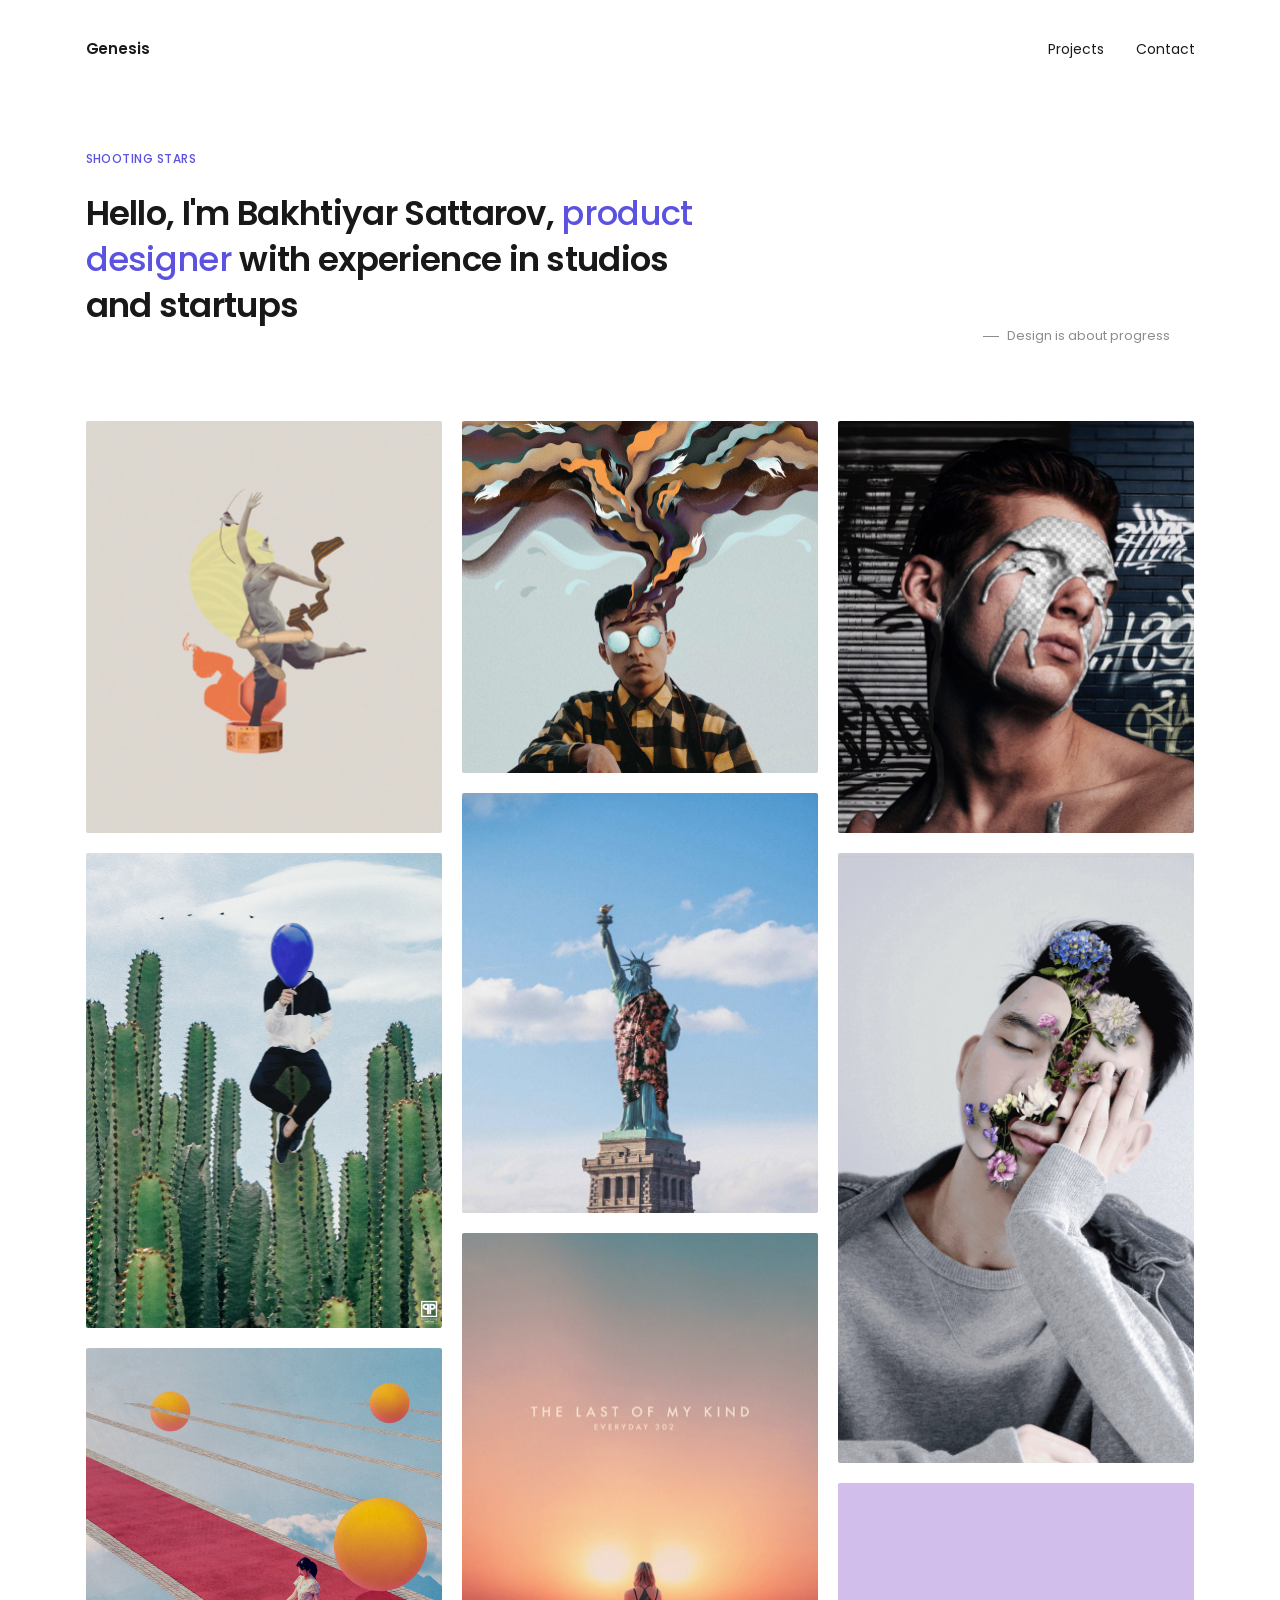
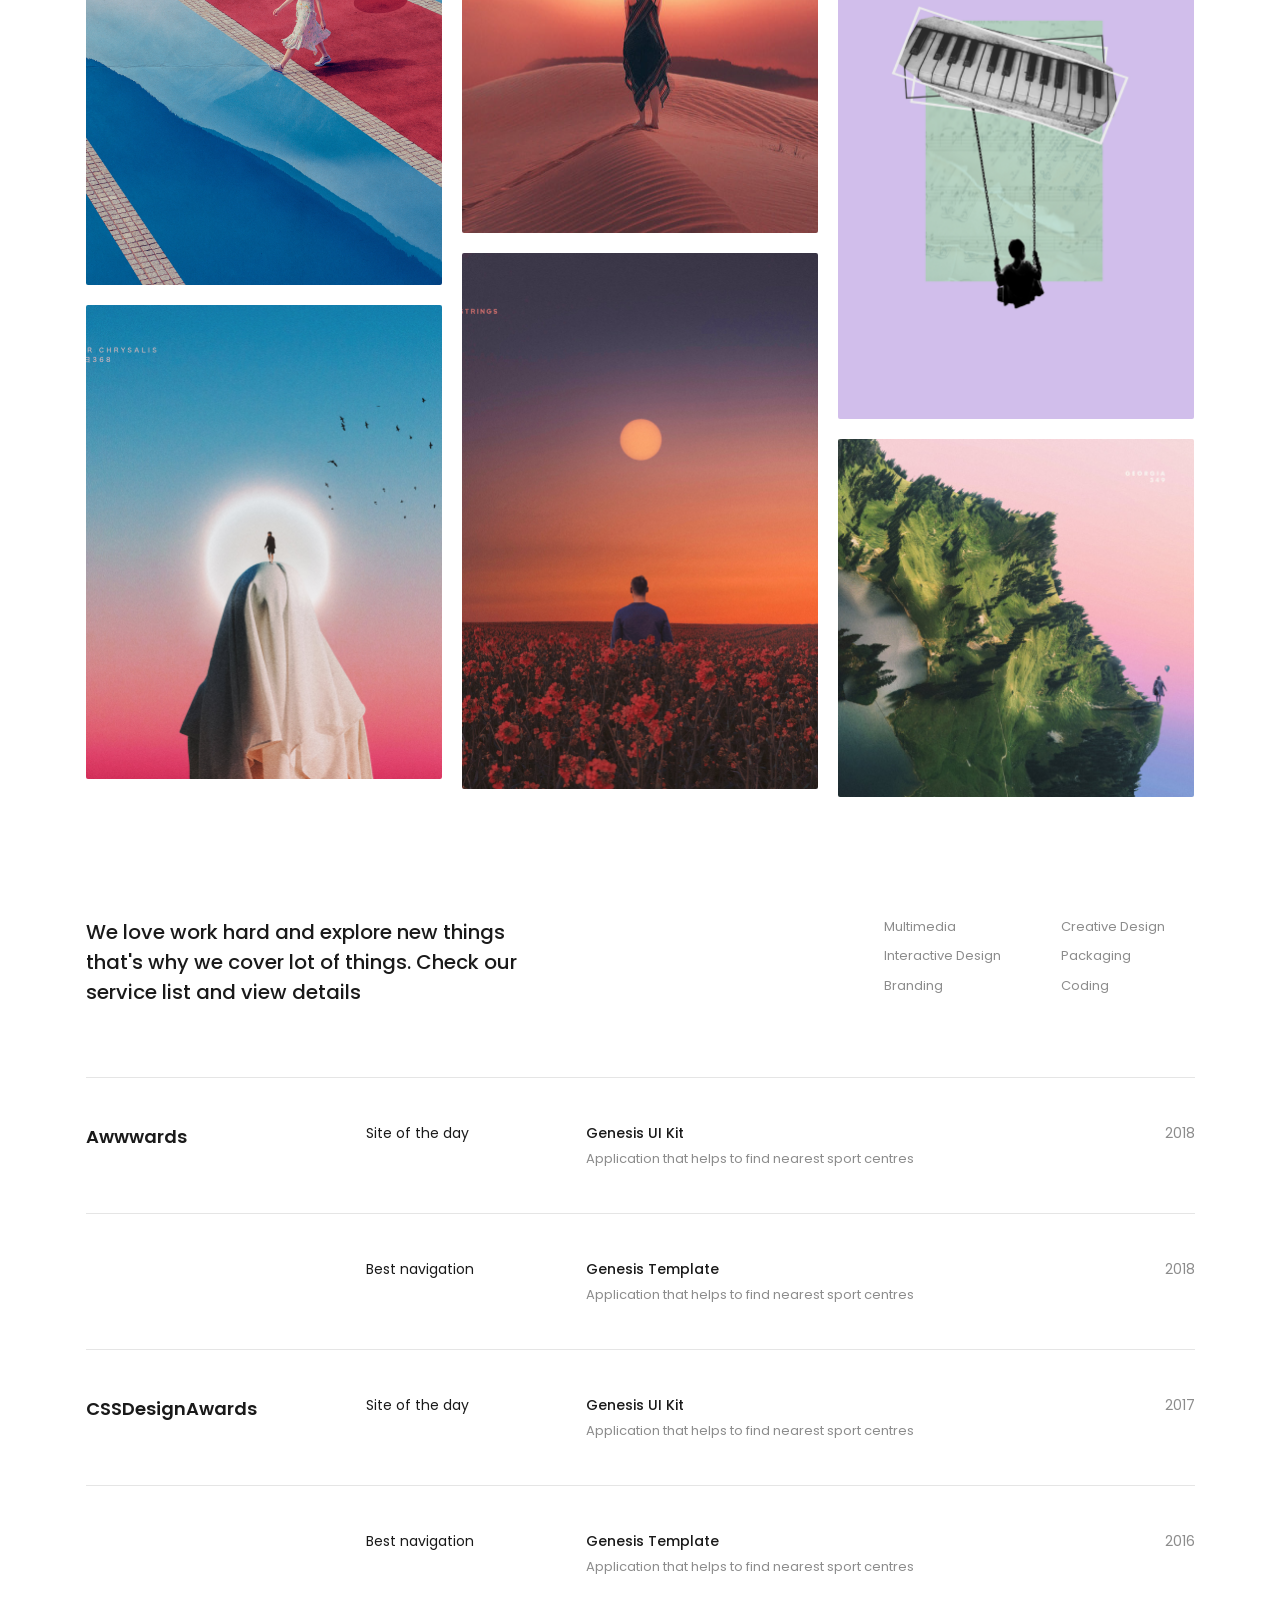
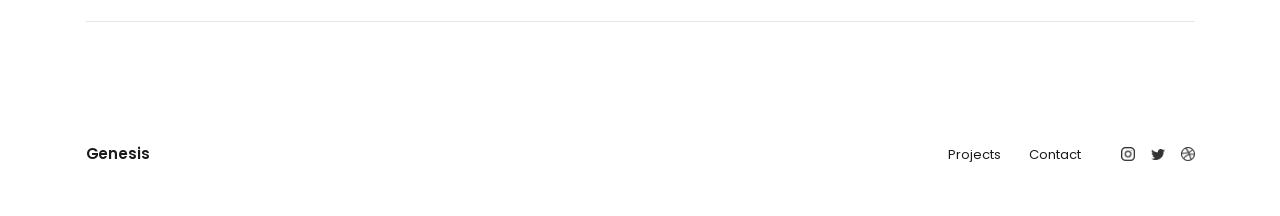
<file: index.html>
<!DOCTYPE html>
<html lang="en">

<head>
    <meta charset="UTF-8">
    <meta name="viewport" content="width=device-width, initial-scale=1.0">
    <title>Genesis - Product Designer</title>
    <link rel="preconnect" href="https://fonts.googleapis.com">
    <link rel="preconnect" href="https://fonts.gstatic.com" crossorigin>
    <link href="https://fonts.googleapis.com/css2?family=Poppins:wght@400;500;600&display=swap" rel="stylesheet">
    <link rel="stylesheet" href="styles/normalize.css">
    <link rel="stylesheet" href="styles/style.css">

</head>

<body>

    <div class="page-container">

        <header class="genesis-top-bar">
            <div class="brand-mark">
                <a href="index.html">Genesis</a>
            </div>

            <nav class="primary-navigation">
                <ul>

                    <li><a href="projects.html">Projects</a></li>
                    <li><a href="contact.html">Contact</a></li>
                </ul>
            </nav>
        </header>

        <section class="hero-intro">
            <div class="intro-text-wrapper">
                <p class="micro-heading">Shooting Stars</p>
                <h1 class="primary-headline">
                    Hello, I'm Bakhtiyar Sattarov,
                    <span class="text-accent">product designer</span> with experience
                    in studios and startups
                </h1>
            </div>

            <div class="intro-side-note">
                <p>
                    <span class="note-line"></span>Design is about progress
                </p>
            </div>
        </section>

        <section class="gallery-section">
            <div class="gallery-columns">
                <div class="gallery-col">
                    <a href="project.html"><img src="images/illustraction.png" alt="Illustration"></a>
                    <a href="project.html"><img src="images/cactus-man.png" alt="Cactus Man"></a>
                    <a href="project.html"><img src="images/womancloudwalking.png" alt="Woman Cloud Walking"></a>
                    <a href="project.html"><img src="images/human-sunset.png" alt="Human Sunset"></a>
                </div>

                <div class="gallery-col">
                    <a href="project.html"><img src="images/smoking-thoughts.png" alt="Smoking Thoughts"></a>
                    <a href="project.html"><img src="images/dressstatue.png" alt="Dress Statue"></a>
                    <a href="project.html"><img src="images/womanwalkingonsand.png" alt="Woman on Sand"></a>
                    <a href="project.html"><img src="images/man-in-flower-feld.png" alt="Man in Flowers"></a>
                </div>

                <div class="gallery-col">
                    <a href="project.html"><img src="images/coveredface.png" alt="Covered Face"></a>
                    <a href="project.html"><img src="images/thinkingman.png" alt="Thinking Man"></a>
                    <a href="project.html"><img src="images/swinginpiano.png" alt="Swinging Piano"></a>
                    <a href="project.html"><img src="images/hiking.png" alt="Hiking Mountain"></a>
                </div>
            </div>
        </section>

        <section class="experience-awards">
            <div class="services-overview">
                <div class="services-text">
                    <h2>We love work hard and explore new things that's why we cover lot of things. Check our service
                        list and view details</h2>
                </div>

                <div class="services-tags-grid">
                    <ul>
                        <li>Multimedia</li>
                        <li>Interactive Design</li>
                        <li>Branding</li>
                    </ul>
                    <ul>
                        <li>Creative Design</li>
                        <li>Packaging</li>
                        <li>Coding</li>
                    </ul>
                </div>
            </div>

            <div class="awards-list">
                <div class="award-row">
                    <h3>Awwwards</h3>
                    <p>Site of the day</p>
                    <div>
                        <p class="award-title">Genesis UI Kit</p>
                        <p class="award-desc">Application that helps to find nearest sport centres</p>
                    </div>
                    <p class="award-year">2018</p>
                </div>

                <div class="award-row">
                    <div></div>
                    <p>Best navigation</p>
                    <div>
                        <p class="award-title">Genesis Template</p>
                        <p class="award-desc">Application that helps to find nearest sport centres</p>
                    </div>
                    <p class="award-year">2018</p>
                </div>

                <div class="award-row">
                    <h3>CSSDesignAwards</h3>
                    <p>Site of the day</p>
                    <div>
                        <p class="award-title">Genesis UI Kit</p>
                        <p class="award-desc">Application that helps to find nearest sport centres</p>
                    </div>
                    <p class="award-year">2017</p>
                </div>

                <div class="award-row">
                    <div></div>
                    <p>Best navigation</p>
                    <div>
                        <p class="award-title">Genesis Template</p>
                        <p class="award-desc">Application that helps to find nearest sport centres</p>
                    </div>
                    <p class="award-year">2016</p>
                </div>
            </div>
        </section>

        <main></main>

        <footer class="site-footer">
            <div class="brand-mark">
                <a href="index.html">Genesis</a>
            </div>

            <div class="footer-right">
                <nav class="footer-links">
                    <ul>
                        <li><a href="#projects">Projects</a></li>
                        <li><a href="#contact">Contact</a></li>
                    </ul>
                </nav>

                <div class="social-icons">
                    <a href="#"><img src="images/instagram.png" alt="Instagram"></a>
                    <a href="#"><img src="images/twitter-logo-silhouette.png" alt="Twitter"></a>
                    <a href="#"><img src="images/dribbble-logo.png" alt="Dribbble"></a>
                </div>
            </div>
        </footer>
    </div>
</body>

</html>
</file>
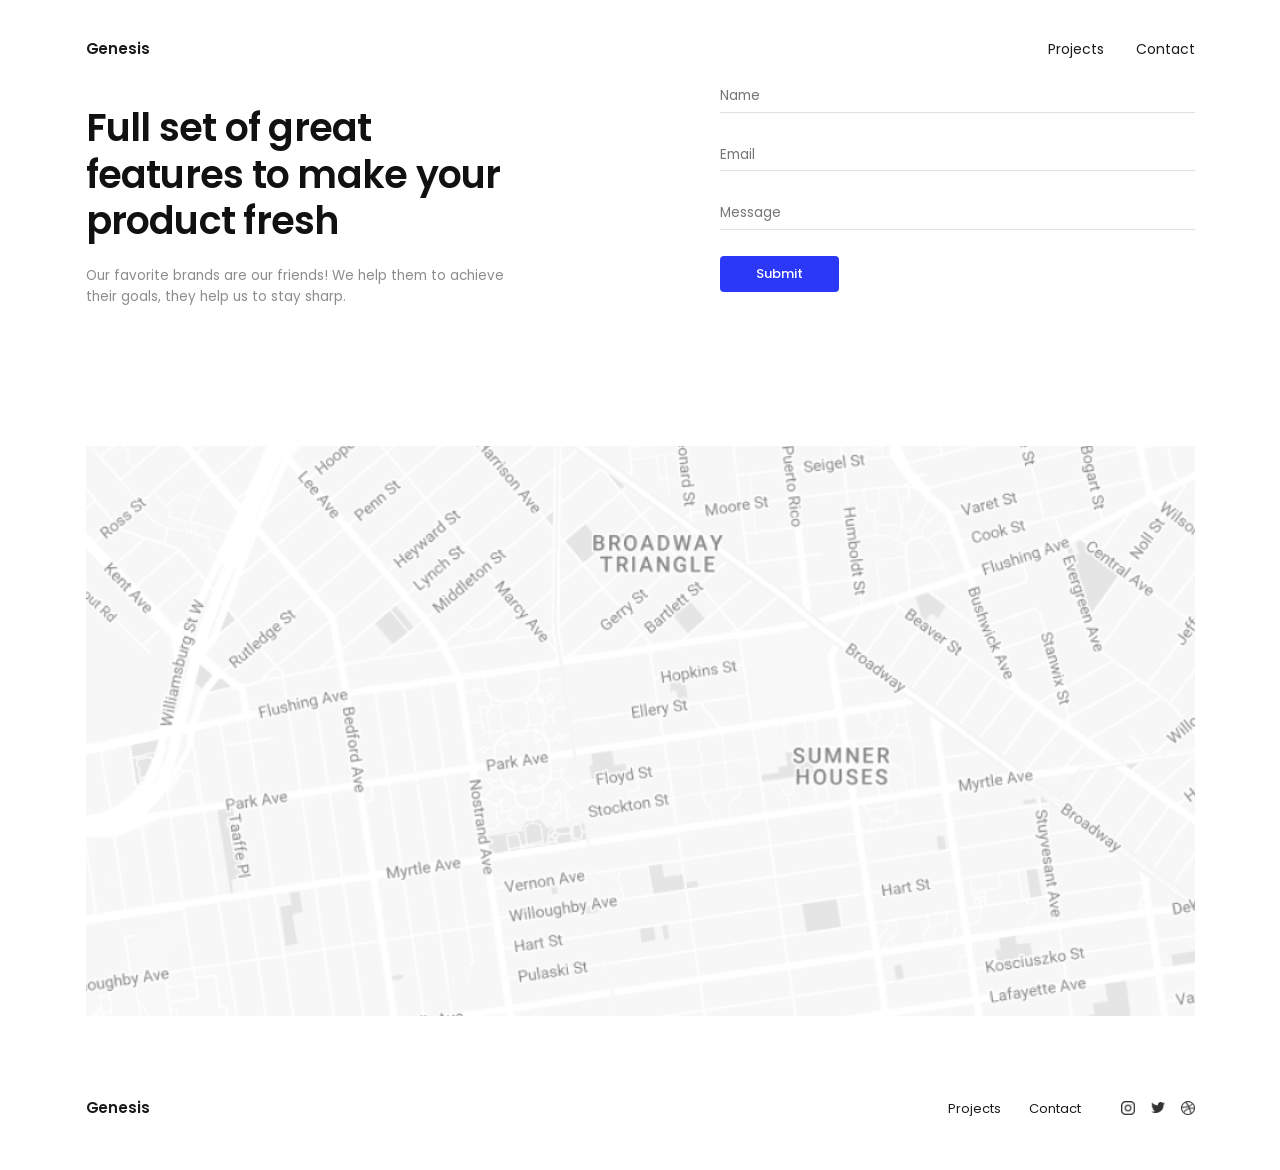
<file: contact.html>
<!DOCTYPE html>
<html lang="en">

<head>
    <meta charset="UTF-8">
    <meta name="viewport" content="width=device-width, initial-scale=1.0">
    <title>Genesis - Contact</title>
    <link href="https://fonts.googleapis.com/css2?family=Poppins:wght@400;500;600&display=swap" rel="stylesheet">
    <link rel="stylesheet" href="styles/normalize.css">
    <link rel="stylesheet" href="styles/style.css">
</head>

<body>

    <div class="page-container">

        <header class="genesis-top-bar">
            <div class="brand-mark">
                <a href="index.html">Genesis</a>
            </div>
            <nav class="primary-navigation">
                <ul>
                    <li><a href="index.html">Projects</a></li>
                    <li><a href="contact.html">Contact</a></li>
                </ul>
            </nav>
        </header>

        <main class="contact-main">
            <div class="contact-intro">
                <h1>
                    Full set of great<br>features to make your<br>product fresh
                </h1>
                <p>
                    Our favorite brands are our friends! We help them to achieve their goals, they help us to stay sharp.
                </p>
            </div>

            <div class="contact-form-wrapper">
                <form action="#" method="POST">
                    <div class="form-group">
                        <input type="text" id="fullName" name="fullName" placeholder="Name">
                    </div>

                    <div class="form-group">
                        <input type="email" id="emailAddress" name="emailAddress" placeholder="Email">
                    </div>

                    <div class="form-group">
                        <input type="text" id="messageBody" name="messageBody" placeholder="Message">
                    </div>

                    <div>
                        <button type="submit">Submit</button>
                    </div>
                </form>
            </div>
        </main>

        <section class="map-section">
            <img src="images/Map.png" alt="Map of Broadway Triangle and Summer Houses">
        </section>

        <footer class="site-footer">
            <div class="brand-mark">
                <a href="index.html">Genesis</a>
            </div>

            <div class="footer-right">
                <nav class="footer-links">
                    <ul>
                        <li><a href="index.html">Projects</a></li>
                        <li><a href="contact.html">Contact</a></li>
                    </ul>
                </nav>

                <div class="social-icons">
                    <a href="#"><img src="images/instagram.png" alt="Instagram"></a>
                    <a href="#"><img src="images/twitter-logo-silhouette.png" alt="Twitter"></a>
                    <a href="#"><img src="images/dribbble-logo.png" alt="Dribbble"></a>
                </div>
            </div>
        </footer>

    </div>

</body>

</html>
</file>
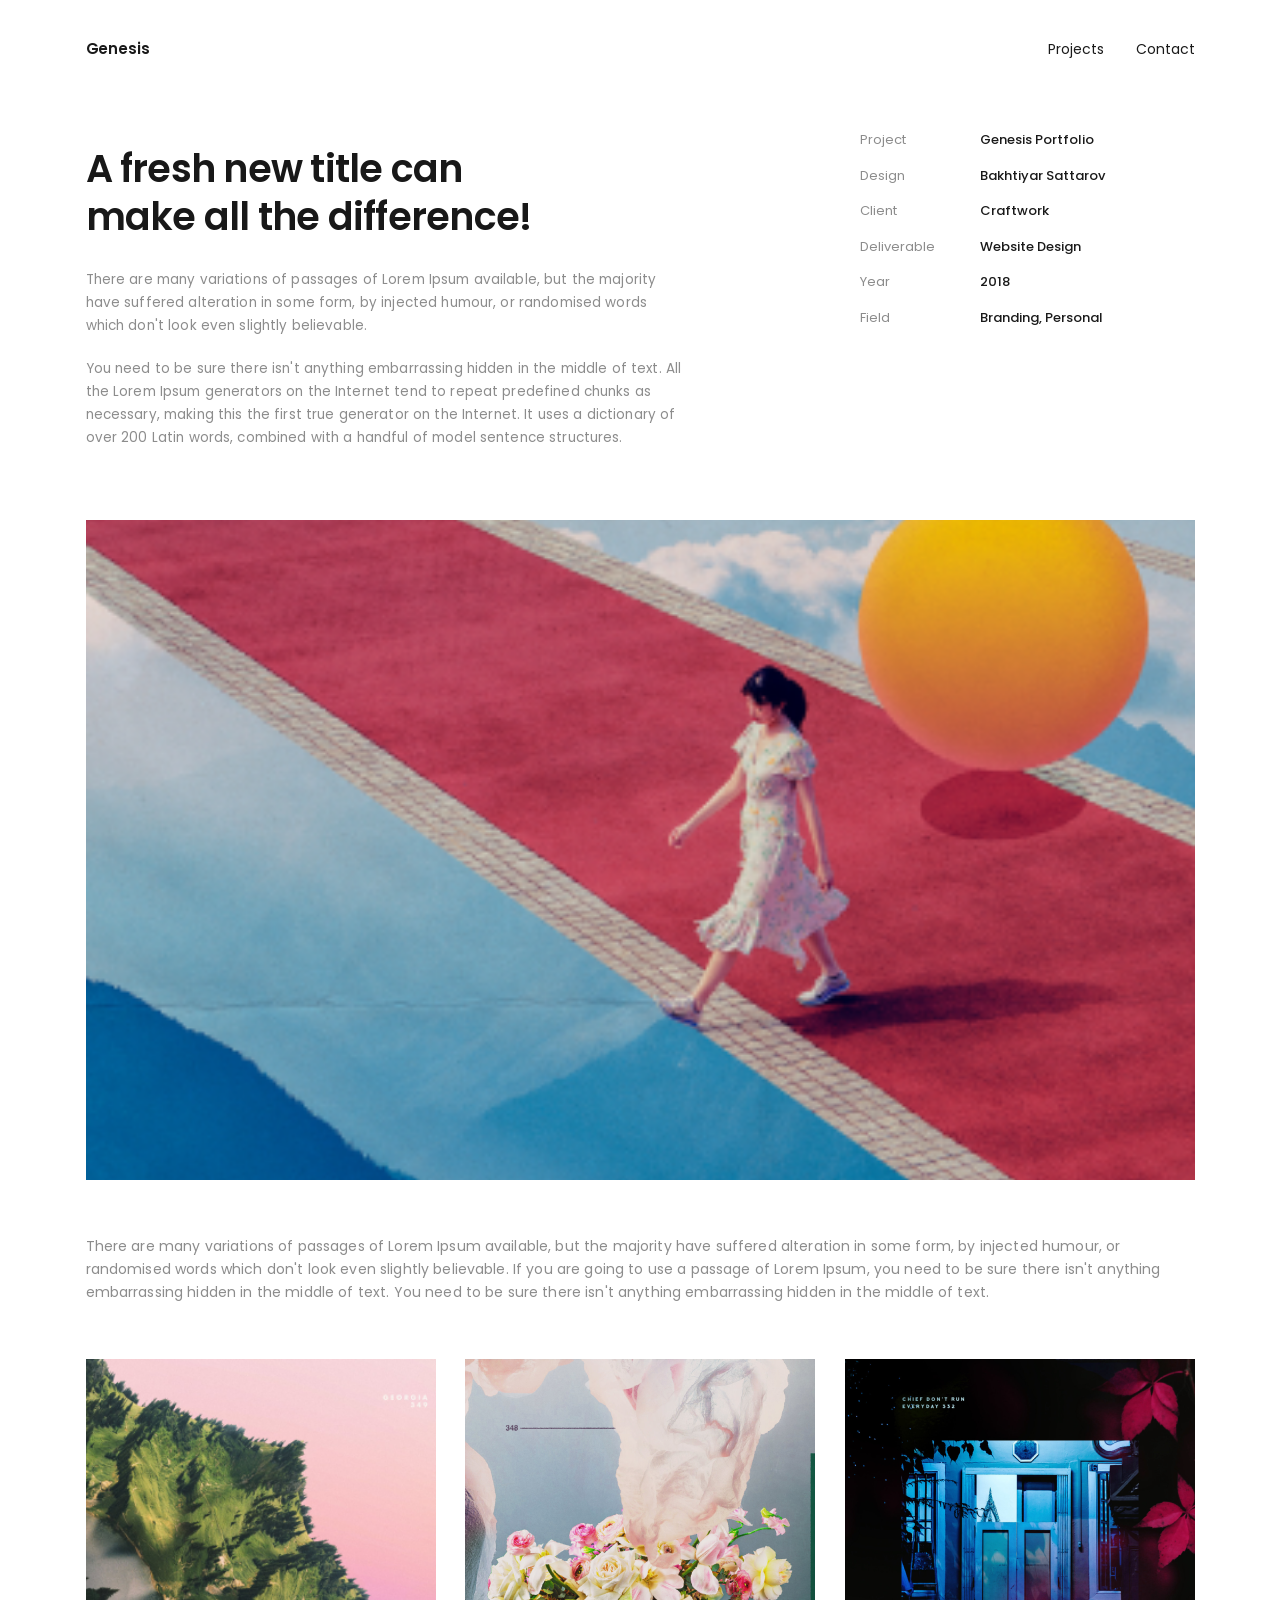
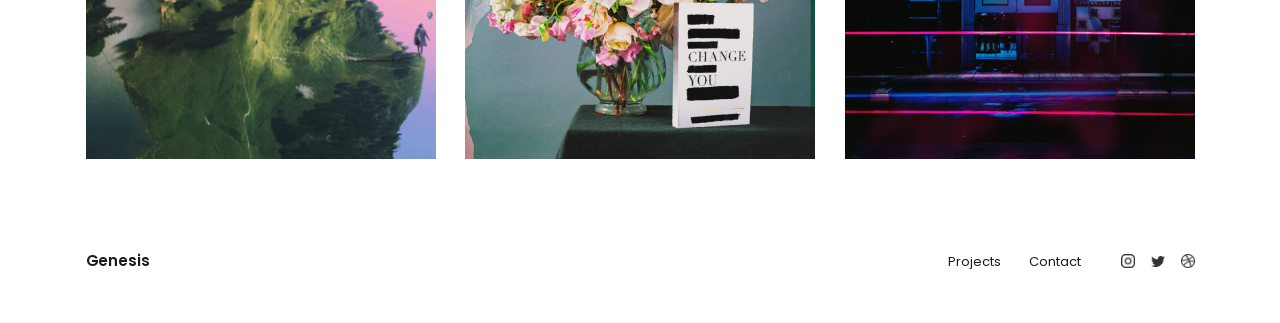
<file: project.html>
<!DOCTYPE html>
<html lang="en">

<head>
    <meta charset="UTF-8">
    <meta name="viewport" content="width=device-width, initial-scale=1.0">
    <title>Genesis - Project Details</title>
    <link rel="preconnect" href="https://fonts.googleapis.com">
    <link rel="preconnect" href="https://fonts.gstatic.com" crossorigin>
    <link href="https://fonts.googleapis.com/css2?family=Poppins:wght@400;500;600&display=swap" rel="stylesheet">
    <link rel="stylesheet" href="styles/normalize.css">
    <link rel="stylesheet" href="styles/style.css">
</head>

<body>

    <div class="page-container">
        <!-- 1. HEADER -->
        <header class="genesis-top-bar">
            <div class="brand-mark">
                <a href="index.html">Genesis</a>
            </div>
            <nav class="primary-navigation">
                <ul>
                    <li><a href="index.html#projects">Projects</a></li>
                    <li><a href="contact.html">Contact</a></li>
                </ul>
            </nav>
        </header>

        <section class="project-hero">
            <div class="intro-text-wrapper">
                <h1>
                    A fresh new title can<br>make all the difference!
                </h1>

                <div class="project-description">
                    <p>
                        There are many variations of passages of Lorem Ipsum available, but the majority<br>
                        have suffered alteration in some form, by injected humour, or randomised words<br>
                        which don't look even slightly believable.
                    </p>
                    <p>
                        You need to be sure there isn't anything embarrassing hidden in the middle of text. All<br>
                        the Lorem Ipsum generators on the Internet tend to repeat predefined chunks as<br>
                        necessary, making this the first true generator on the Internet. It uses a dictionary of<br>
                        over 200 Latin words, combined with a handful of model sentence structures.
                    </p>
                </div>
            </div>

            <div class="project-meta-grid">
                <div class="meta-row">
                    <span class="meta-label">Project</span>
                    <span class="meta-value">Genesis Portfolio</span>
                </div>

                <div class="meta-row">
                    <span class="meta-label">Design</span>
                    <span class="meta-value">Bakhtiyar Sattarov</span>
                </div>

                <div class="meta-row">
                    <span class="meta-label">Client</span>
                    <span class="meta-value">Craftwork</span>
                </div>

                <div class="meta-row">
                    <span class="meta-label">Deliverable</span>
                    <span class="meta-value">Website Design</span>
                </div>

                <div class="meta-row">
                    <span class="meta-label">Year</span>
                    <span class="meta-value">2018</span>
                </div>

                <div class="meta-row">
                    <span class="meta-label">Field</span>
                    <span class="meta-value">Branding, Personal</span>
                </div>
            </div>
        </section>

        <div class="featured-project-image">
            <img src="images/womancloudwalking.png" alt="Featured Project">
        </div>

        <div class="project-long-text">
            <p>
                There are many variations of passages of Lorem Ipsum available, but the majority have suffered
                alteration in some form, by injected humour, or<br>
                randomised words which don't look even slightly believable. If you are going to use a passage of Lorem
                Ipsum, you need to be sure there isn't anything<br>
                embarrassing hidden in the middle of text. You need to be sure there isn't anything embarrassing hidden
                in the middle of text.
            </p>
        </div>

        <div class="project-gallery-row">
            <div class="gallery-thumb">
                <img src="images/hiking.png" alt="Nature">
            </div>

            <div class="gallery-thumb">
                <img src="images/wase.png" alt="Flower Vase">
            </div>

            <div class="gallery-thumb">
                <img src="images/window (1).png" alt="Night Window">
            </div>
        </div>

        <footer class="site-footer">
            <div class="brand-mark">
                <a href="index.html">Genesis</a>
            </div>

            <div class="footer-right">
                <nav class="footer-links">
                    <ul>
                        <li><a href="index.html#projects">Projects</a></li>
                        <li><a href="contact.html">Contact</a></li>
                    </ul>
                </nav>

                <div class="social-icons">
                    <a href="#"><img src="images/instagram.png" alt="Instagram"></a>
                    <a href="#"><img src="images/twitter-logo-silhouette.png" alt="Twitter"></a>
                    <a href="#"><img src="images/dribbble-logo.png" alt="Dribbble"></a>
                </div>
            </div>
        </footer>

    </div>

</body>

</html>
</file>
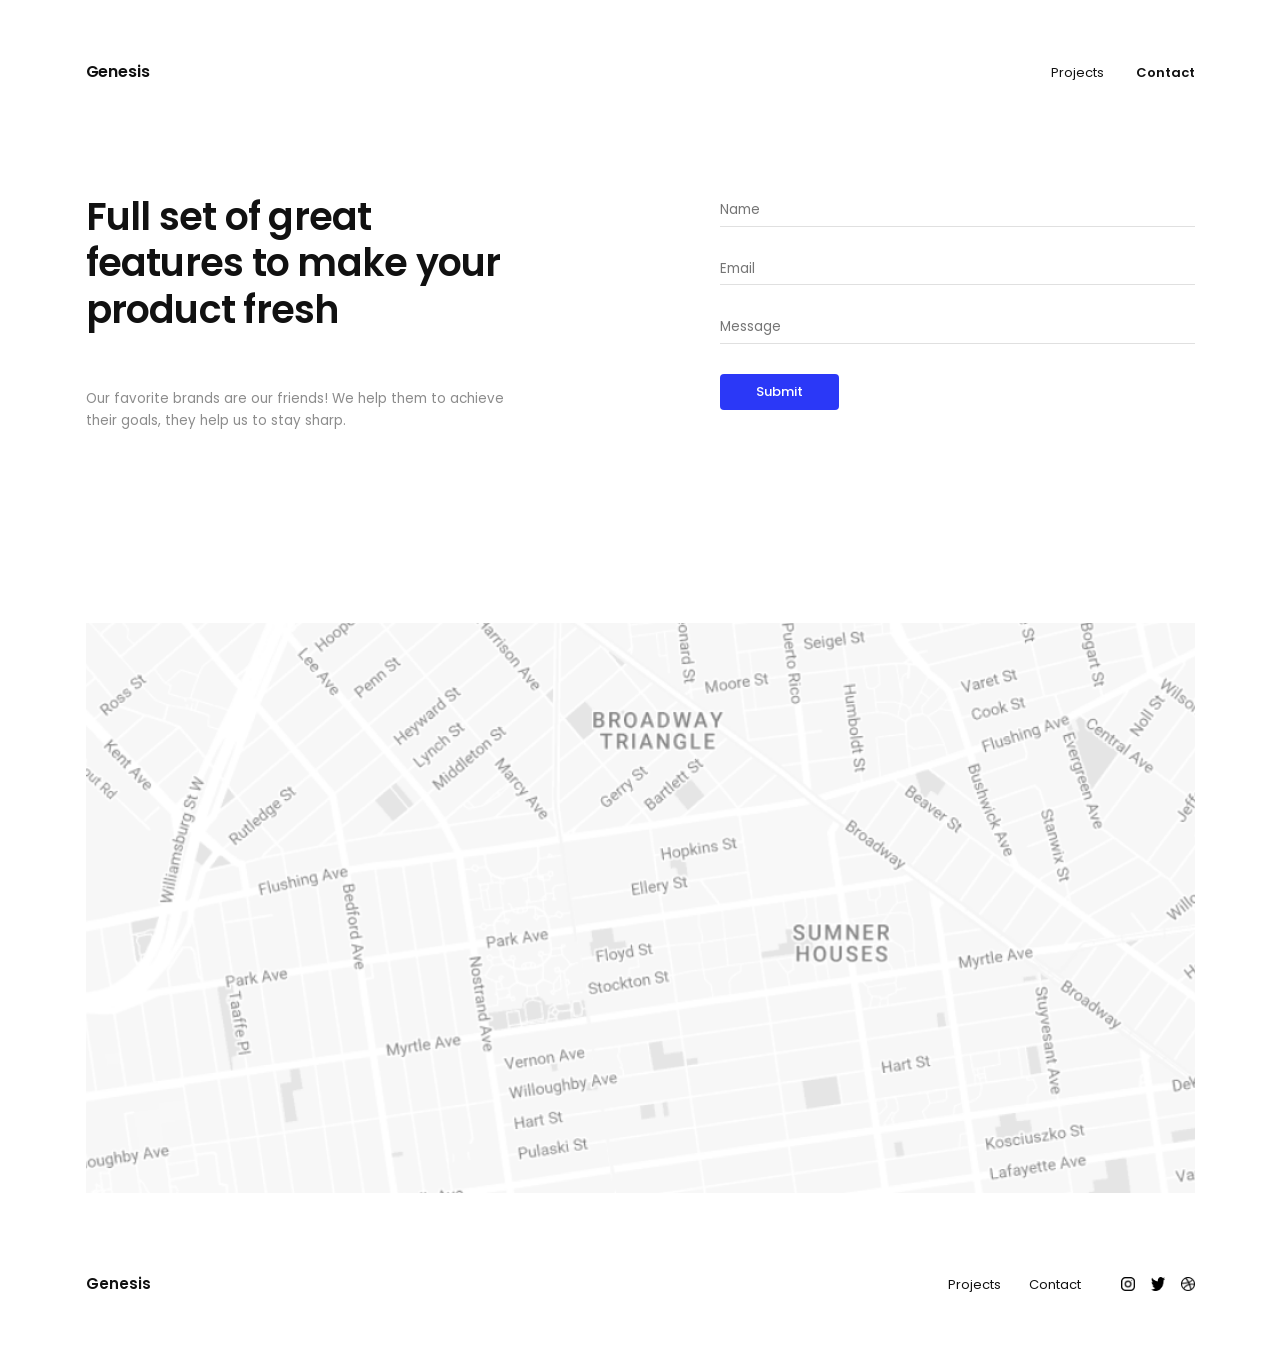
<file: pages/contact.html>
<!DOCTYPE html>
<html lang="en">

<head>
    <meta charset="UTF-8">
    <meta name="viewport" content="width=device-width, initial-scale=1.0">
    <title>Genesis - Contact</title>
    <link href="https://fonts.googleapis.com/css2?family=Poppins:wght@400;500;600&display=swap" rel="stylesheet">
    <link rel="stylesheet" href="../styles/normalize.css">
</head>

<body style="margin: 0; padding: 0; font-family: 'Poppins', sans-serif; background-color: #ffffff; color: #111111;">


    <div style="width: 1109px; margin: 0 auto; padding-top: 61px; padding-bottom: 60px; box-sizing: border-box;">


        <header
            style="display: flex; justify-content: space-between; align-items: center; width: 1109px; height: 23px; margin-bottom: 110px;">
            <a href="../index.html"
                style="font-weight: 600; font-size: 16px; color: #111111; text-decoration: none; letter-spacing: -0.01em;">Genesis</a>
            <nav>
                <ul style="display: flex; gap: 32px; list-style: none; margin: 0; padding: 0;">
                    <li><a href="../index.html"
                            style="font-size: 13px; color: #111111; text-decoration: none;">Projects</a></li>
                    <li><a href="contact.html"
                            style="font-size: 13px; color: #111111; text-decoration: none; font-weight: 600;">Contact</a>
                    </li>
                </ul>
            </nav>
        </header>


        <main
            style="display: flex; justify-content: space-between; align-items: flex-start; width: 1109px; margin-bottom: 138px;">

            <div style="width: 475px;">
                <h1
                    style="width: 475px; height: 174px; font-size: 38px; font-weight: 600; line-height: 1.22; color: #111111; margin: 0 0 20px 0; letter-spacing: -0.02em;">
                    Full set of great<br>features to make your<br>product fresh
                </h1>
                <p style="width: 445px; height: 56px; font-size: 13.5px; line-height: 1.6; color: #8c8c8c; margin: 0;">
                    Our favorite brands are our friends! We help them to achieve their goals, they help us to stay
                    sharp.
                </p>
            </div>


            <div style="width: 475px; min-height: 291px;">
                <form action="#" method="POST" style="display: flex; flex-direction: column; width: 475px;">

                    <div style="margin-bottom: 26px;">
                        <input type="text" id="fullName" name="fullName" placeholder="Name"
                            style="width: 100%; border: none; border-bottom: 1px solid #e0e0e0; background: transparent; padding: 8px 0; font-size: 13.5px; font-family: inherit; color: #111111; outline: none; box-sizing: border-box;">
                    </div>


                    <div style="margin-bottom: 26px;">
                        <input type="email" id="emailAddress" name="emailAddress" placeholder="Email"
                            style="width: 100%; border: none; border-bottom: 1px solid #e0e0e0; background: transparent; padding: 8px 0; font-size: 13.5px; font-family: inherit; color: #111111; outline: none; box-sizing: border-box;">
                    </div>


                    <div style="margin-bottom: 30px;">
                        <input type="text" id="messageBody" name="messageBody" placeholder="Message"
                            style="width: 100%; border: none; border-bottom: 1px solid #e0e0e0; background: transparent; padding: 8px 0; font-size: 13.5px; font-family: inherit; color: #111111; outline: none; box-sizing: border-box;">
                    </div>


                    <div>
                        <button type="submit"
                            style="background-color: #2b38f7; color: #ffffff; border: none; padding: 11px 36px; border-radius: 4px; font-size: 13px; font-weight: 500; font-family: inherit; cursor: pointer;">
                            Submit
                        </button>
                    </div>

                </form>
            </div>

        </main>


        <section style="width: 1109px; height: 570px; overflow: hidden; margin-bottom: 80px;">
            <img src="../images/Map.png" alt="Map of Broadway Triangle and Summer Houses"
                style="width: 100%; height: 100%; object-fit: cover; display: block;">
        </section>

        <!-- 4. FOOTER: 1110 x 23 px -->
        <footer
            style="display: flex; justify-content: space-between; align-items: center; width: 1109px; height: 23px;">
            <div>
                <a href="../index.html"
                    style="font-weight: 600; font-size: 15px; color: #111111; text-decoration: none;">Genesis</a>
            </div>

            <div style="display: flex; align-items: center; gap: 40px;">
                <nav>
                    <ul style="display: flex; gap: 28px; list-style: none; margin: 0; padding: 0;">
                        <li><a href="../index.html"
                                style="font-size: 13px; color: #111111; text-decoration: none;">Projects</a></li>
                        <li><a href="contact.html"
                                style="font-size: 13px; color: #111111; text-decoration: none;">Contact</a></li>
                    </ul>
                </nav>

                <div style="display: flex; align-items: center; gap: 16px;">
                    <a href="#" style="display: flex; align-items: center;"><img src="../images/instagram.png"
                            alt="Instagram" style="width: 14px; height: 14px; display: block;"></a>
                    <a href="#" style="display: flex; align-items: center;"><img
                            src="../images/twitter-logo-silhouette.png" alt="Twitter"
                            style="width: 14px; height: 14px; display: block;"></a>
                    <a href="#" style="display: flex; align-items: center;"><img src="../images/dribbble-logo.png"
                            alt="Dribbble" style="width: 14px; height: 14px; display: block;"></a>
                </div>
            </div>
        </footer>

    </div>

</body>

</html>
</file>
<file: styles/style.css>
/* ==========================================
   1. GLOBAL RESET & BASE STYLES
   ========================================== */
* {
  box-sizing: border-box;
  margin: 0;
  padding: 0;
}

body {
  background-color: #ffffff;
  color: #1a1a1a;
  font-family: "Poppins", -apple-system, BlinkMacSystemFont, "Segoe UI", Roboto, sans-serif;
  line-height: 1.5;
  display: flex;
  flex-direction: column;
  align-items: center;
  width: 100%;
}

.page-container {
  width: 1109px;
  max-width: calc(100% - 60px);
  margin: 0 auto;
  box-sizing: border-box;
}

a {
  text-decoration: none;
  color: inherit;
}

ul {
  list-style: none;
}

/* ==========================================
   2. HEADER & NAVIGATION
   ========================================== */
header {
  display: flex;
  justify-content: space-between;
  align-items: center;
  width: 100%;
  height: 23px;
  margin-top: 37px;
  margin-bottom: 20px;
}
header .brand-mark a {
  font-weight: 600;
  font-size: 15px;
  letter-spacing: -0.01em;
  color: #1a1a1a;
}
header nav.primary-navigation ul {
  display: flex;
  gap: 32px;
}
header nav.primary-navigation ul li a {
  font-size: 14px;
  color: #1a1a1a;
}
header nav.primary-navigation ul li a:hover {
  opacity: 0.8;
}

/* ==========================================
   3. HERO INTRO (INDEX)
   ========================================== */
.hero-intro {
  display: flex;
  justify-content: space-between;
  align-items: flex-end;
  margin-top: 90px;
  margin-bottom: 70px;
  width: 100%;
}
.hero-intro .intro-text-wrapper {
  width: 635px;
  max-width: 635px;
}
.hero-intro .intro-text-wrapper .micro-heading {
  font-size: 12px;
  color: #5b52e0;
  margin-bottom: 22px;
  font-weight: 500;
  letter-spacing: 0.04em;
  text-transform: uppercase;
}
.hero-intro .intro-text-wrapper .primary-headline {
  font-size: 34px;
  font-weight: 600;
  line-height: 1.35;
  color: #181818;
  letter-spacing: -0.02em;
}
.hero-intro .intro-text-wrapper .primary-headline .text-accent {
  color: #5b52e0;
  font-weight: 500;
}
.hero-intro .intro-side-note {
  width: 212px;
  margin-bottom: 6px;
}
.hero-intro .intro-side-note p {
  font-size: 13px;
  color: #8c8c8c;
  line-height: 1.4;
  white-space: nowrap;
  display: flex;
  align-items: center;
}
.hero-intro .intro-side-note p span {
  display: inline-block;
  width: 16px;
  height: 1px;
  background-color: #8c8c8c;
  margin-right: 8px;
}

/* ==========================================
   4. GALLERY GRID (INDEX)
   ========================================== */
.gallery-section {
  width: 100%;
  margin-bottom: 120px;
}
.gallery-section .gallery-columns {
  display: flex;
  gap: 20px;
  width: 100%;
  align-items: flex-start;
}
.gallery-section .gallery-columns .gallery-col {
  flex: 1;
  display: flex;
  flex-direction: column;
  gap: 20px;
}
.gallery-section .gallery-columns .gallery-col a {
  display: block;
  overflow: hidden;
  border-radius: 2px;
  cursor: pointer;
  transition: transform 0.3s ease, opacity 0.3s ease;
}
.gallery-section .gallery-columns .gallery-col a img {
  width: 100%;
  height: auto;
  -o-object-fit: cover;
     object-fit: cover;
  display: block;
}
.gallery-section .gallery-columns .gallery-col a:hover {
  transform: translateY(-4px);
  opacity: 0.92;
}

/* ==========================================
   5. EXPERIENCE & AWARDS (INDEX)
   ========================================== */
.experience-awards {
  width: 100%;
  margin-bottom: 120px;
}
.experience-awards .services-overview {
  display: flex;
  justify-content: space-between;
  align-items: flex-start;
  width: 100%;
  max-width: 1079px;
  margin-top: 60px;
  margin-bottom: 70px;
}
.experience-awards .services-overview .services-text {
  max-width: 480px;
}
.experience-awards .services-overview .services-text h2 {
  font-size: 20px;
  font-weight: 500;
  line-height: 1.5;
  color: #1a1a1a;
}
.experience-awards .services-overview .services-tags-grid {
  display: flex;
  gap: 60px;
}
.experience-awards .services-overview .services-tags-grid ul {
  display: flex;
  flex-direction: column;
  gap: 10px;
}
.experience-awards .services-overview .services-tags-grid ul li {
  font-size: 13px;
  color: #8c8c8c;
}
.experience-awards .awards-list {
  width: 100%;
  max-width: 1110px;
}
.experience-awards .awards-list .award-row {
  display: grid;
  grid-template-columns: 280px 220px 1fr 80px;
  align-items: start;
  padding: 45px 0;
  border-bottom: 1px solid #e5e5e5;
}
.experience-awards .awards-list .award-row:first-child {
  border-top: 1px solid #e5e5e5;
}
.experience-awards .awards-list .award-row h3 {
  font-size: 18px;
  font-weight: 600;
  color: #1a1a1a;
}
.experience-awards .awards-list .award-row p {
  font-size: 14px;
  color: #1a1a1a;
}
.experience-awards .awards-list .award-row .award-title {
  font-weight: 500;
  margin-bottom: 6px;
}
.experience-awards .awards-list .award-row .award-desc {
  font-size: 13px;
  color: #8c8c8c;
  line-height: 1.4;
}
.experience-awards .awards-list .award-row .award-year {
  color: #8c8c8c;
  text-align: right;
}

/* ==========================================
   6. PROJECT DETAILS PAGE STYLES
   ========================================== */
.project-hero {
  display: flex;
  justify-content: space-between;
  align-items: flex-start;
  margin-top: 60px;
  margin-bottom: 70px;
  width: 100%;
}
.project-hero .intro-text-wrapper {
  width: 635px;
}
.project-hero .intro-text-wrapper h1 {
  font-size: 38px;
  font-weight: 600;
  line-height: 1.25;
  color: #181818;
  margin-bottom: 29px;
  letter-spacing: -0.02em;
}
.project-hero .intro-text-wrapper .project-description p {
  font-size: 13.5px;
  line-height: 1.7;
  color: #8c8c8c;
  margin-bottom: 20px;
  letter-spacing: 0.01em;
}
.project-hero .intro-text-wrapper .project-description p:last-child {
  margin-bottom: 0;
}
.project-hero .project-meta-grid {
  width: 335px;
  display: flex;
  flex-direction: column;
  gap: 16px;
  padding-top: 10px;
}
.project-hero .project-meta-grid .meta-row {
  display: grid;
  grid-template-columns: 120px 1fr;
  align-items: baseline;
  font-size: 13px;
}
.project-hero .project-meta-grid .meta-row .meta-label {
  color: #8c8c8c;
}
.project-hero .project-meta-grid .meta-row .meta-value {
  color: #1a1a1a;
  font-weight: 500;
}

.featured-project-image {
  width: 100%;
  height: 660px;
  overflow: hidden;
  margin-bottom: 50px;
}
.featured-project-image img {
  width: 100%;
  height: 100%;
  -o-object-fit: cover;
     object-fit: cover;
  display: block;
}

.project-long-text {
  width: 100%;
  margin: 55px 0;
}
.project-long-text p {
  font-size: 14px;
  line-height: 1.65;
  color: #8c8c8c;
  letter-spacing: 0.01em;
}

.project-gallery-row {
  display: flex;
  justify-content: space-between;
  width: 100%;
  margin-bottom: 90px;
  gap: 20px;
}
.project-gallery-row .gallery-thumb {
  width: 350px;
  height: 400px;
  overflow: hidden;
}
.project-gallery-row .gallery-thumb img {
  width: 100%;
  height: 100%;
  -o-object-fit: cover;
     object-fit: cover;
  display: block;
}

/* ==========================================
   7. CONTACT PAGE STYLES
   ========================================== */
.contact-main {
  display: flex;
  justify-content: space-between;
  align-items: flex-start;
  width: 100%;
  margin-bottom: 138px;
}
.contact-main .contact-intro {
  width: 475px;
}
.contact-main .contact-intro h1 {
  font-size: 38px;
  font-weight: 600;
  line-height: 1.22;
  color: #111111;
  margin-bottom: 20px;
  letter-spacing: -0.02em;
}
.contact-main .contact-intro p {
  width: 445px;
  font-size: 13.5px;
  line-height: 1.6;
  color: #8c8c8c;
}
.contact-main .contact-form-wrapper {
  width: 475px;
}
.contact-main .contact-form-wrapper form {
  display: flex;
  flex-direction: column;
  width: 100%;
}
.contact-main .contact-form-wrapper form .form-group {
  margin-bottom: 26px;
}
.contact-main .contact-form-wrapper form .form-group input {
  width: 100%;
  border: none;
  border-bottom: 1px solid #e0e0e0;
  background: transparent;
  padding: 8px 0;
  font-size: 13.5px;
  font-family: inherit;
  color: #111111;
  outline: none;
  box-sizing: border-box;
}
.contact-main .contact-form-wrapper form .form-group input:focus {
  border-bottom-color: #2b38f7;
}
.contact-main .contact-form-wrapper form button[type=submit] {
  background-color: #2b38f7;
  color: #ffffff;
  border: none;
  padding: 11px 36px;
  border-radius: 4px;
  font-size: 13px;
  font-weight: 500;
  font-family: inherit;
  cursor: pointer;
  transition: opacity 0.2s ease;
}
.contact-main .contact-form-wrapper form button[type=submit]:hover {
  opacity: 0.9;
}

.map-section {
  width: 100%;
  height: 570px;
  overflow: hidden;
  margin-bottom: 80px;
}
.map-section img {
  width: 100%;
  height: 100%;
  -o-object-fit: cover;
     object-fit: cover;
  display: block;
}

/* ==========================================
   8. FOOTER STYLES
   ========================================== */
.site-footer {
  display: flex;
  justify-content: space-between;
  align-items: center;
  width: 100%;
  margin-top: 60px;
  padding-bottom: 50px;
}
.site-footer .brand-mark a {
  font-weight: 600;
  font-size: 15px;
  color: #1a1a1a;
  letter-spacing: -0.01em;
}
.site-footer .footer-right {
  display: flex;
  align-items: center;
  gap: 40px;
}
.site-footer .footer-right .footer-links ul {
  display: flex;
  gap: 28px;
}
.site-footer .footer-right .footer-links ul li a {
  font-size: 13px;
  color: #1a1a1a;
}
.site-footer .footer-right .footer-links ul li a:hover {
  opacity: 0.8;
}
.site-footer .footer-right .social-icons {
  display: flex;
  align-items: center;
  gap: 16px;
}
.site-footer .footer-right .social-icons a {
  display: flex;
  align-items: center;
}
.site-footer .footer-right .social-icons a img {
  width: 14px;
  height: 14px;
  -o-object-fit: contain;
     object-fit: contain;
  display: block;
  opacity: 0.8;
}
.site-footer .footer-right .social-icons a img:hover {
  opacity: 1;
}/*# sourceMappingURL=style.css.map */
</file>
